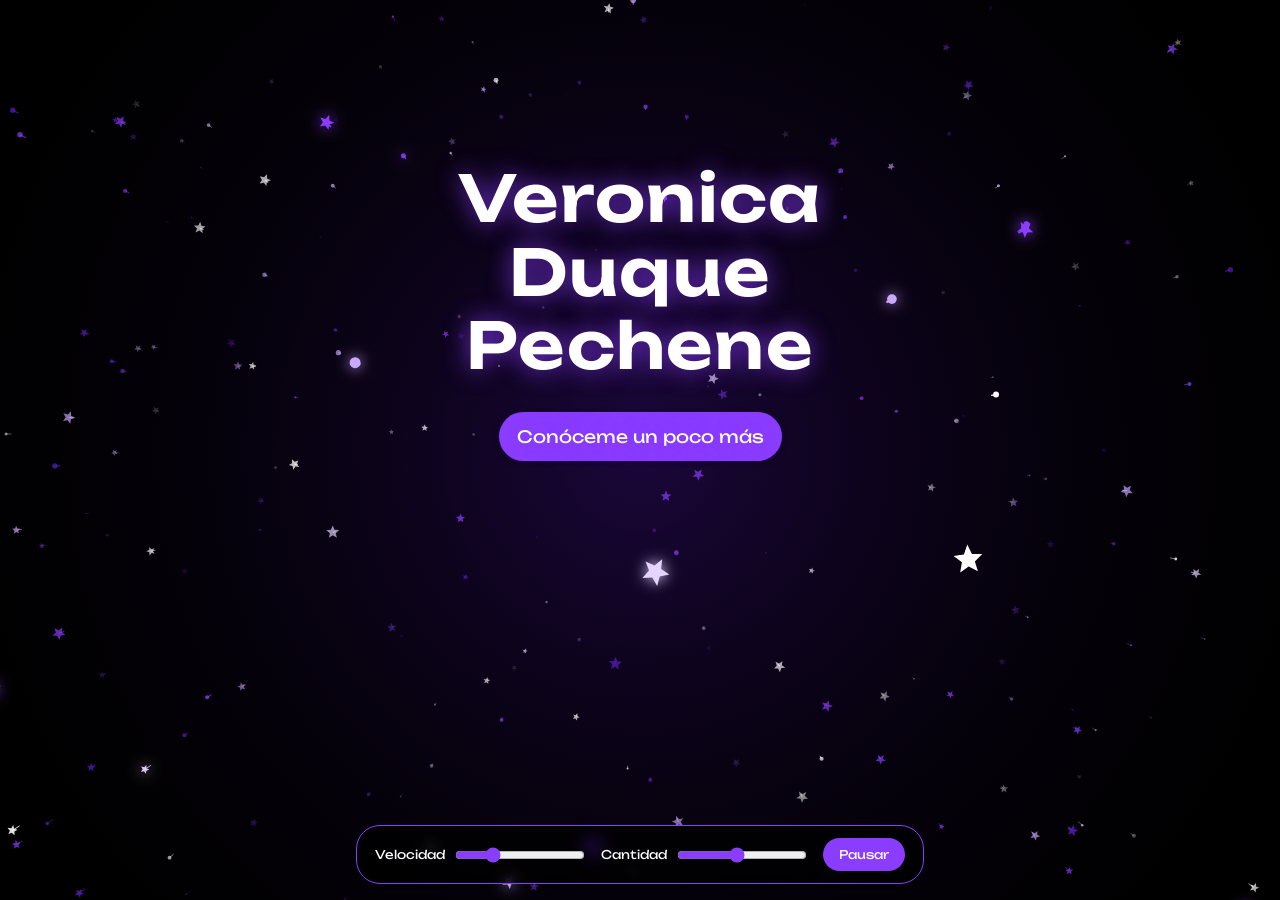
<file: index.html>
<!DOCTYPE html>
<html lang="en">
<head>
    <meta charset="UTF-8">
    <meta name="viewport" content="width=device-width, initial-scale=1.0">
    <link rel="stylesheet" href="style.css">
    <link rel="icon" type="image/png" href="VDP.png">
    <link rel="stylesheet" href="https://fonts.googleapis.com/css2?family=Unbounded:wght@300;600&display=swap">
    <title>Veronica</title>
</head>
<body>
    <canvas id="c" aria-label="Estrellas moradas y blancas volando sobre fondo negro"></canvas>
    <div class="title">Veronica<br>
        <b>Duque</b><br>
        <b>Pechene</b><br>
        <a class="btn-link" href="me/index.html">
    Conóceme un poco más
</a>
    </div>
    <div class="panel">
        <label>Velocidad <input id="speed" type="range" min="0.2" max="4" step="0.1" value="1.2"></label>
        <label>Cantidad <input id="count" type="range" min="60" max="500" step="10" value="260"></label>
        <button id="pause" type="button">Pausar</button>
    </div>
</body>
<script src="main.js"></script>
</html>
</file>
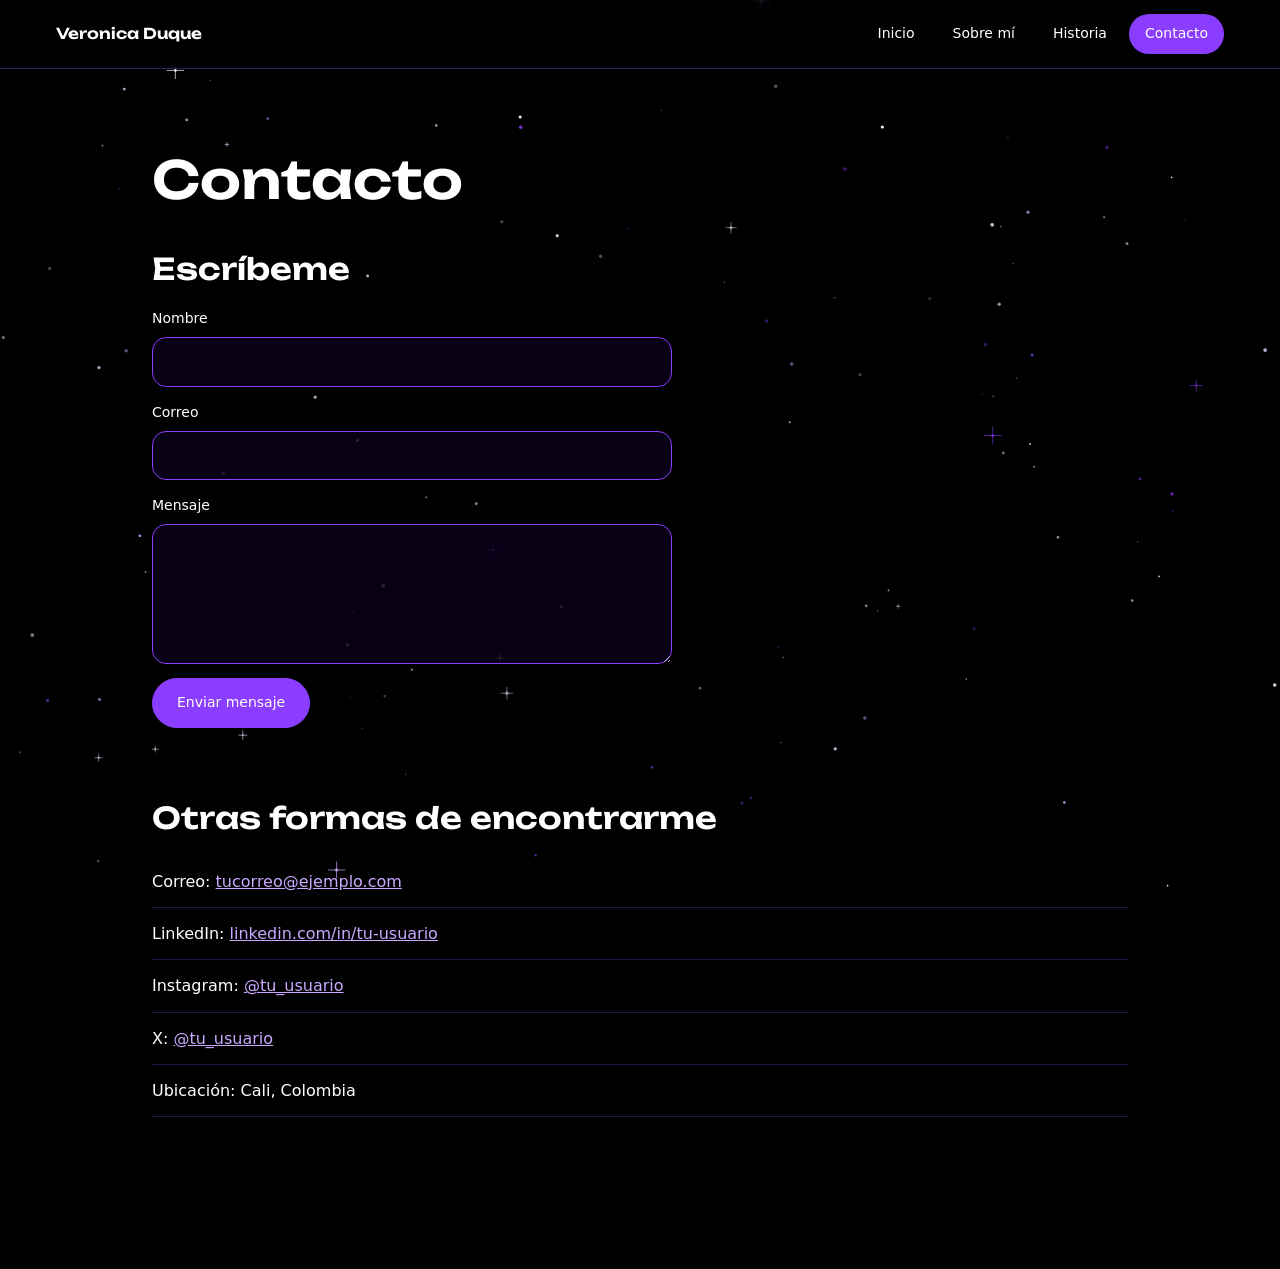
<file: contact/contacto.html>
<!DOCTYPE html>
<html lang="es">
<head>
<meta charset="UTF-8">
<meta name="viewport" content="width=device-width, initial-scale=1.0">
<title>Veronica Duque | Contacto</title>
<link rel="stylesheet" href="style.css">
<link rel="icon" type="image/png" href="../VDP.png">
<link rel="stylesheet" href="https://fonts.googleapis.com/css2?family=Unbounded:wght@300;600&display=swap">
</head>
<body>
<canvas id="sky" aria-hidden="true"></canvas>
<nav>
  <a class="brand" href="index.html">Veronica Duque</a>
  <ul>
    <li><a href="../me/index.html">Inicio</a></li>
    <li><a href="../sobre_mi/sobre-mi.html">Sobre mí</a></li>
    <li><a href="../history/history.html">Historia</a></li>
    <li><a href="../contact/contacto.html" aria-current="page">Contacto</a></li>
  </ul>
</nav>
<main>
  <h1 style="margin-bottom:40px">Contacto</h1>

  <section>
    <h2>Escríbeme</h2>
    <!-- Cambia TU_ID por el de tu formulario en formspree.io, o pon tu propio backend -->
    <form action="https://formspree.io/f/TU_ID" method="POST">
      <label>Nombre <input type="text" name="nombre" required></label>
      <label>Correo <input type="email" name="correo" required></label>
      <label>Mensaje <textarea name="mensaje" required></textarea></label>
      <button class="btn" type="submit">Enviar mensaje</button>
    </form>
  </section>

  <section>
    <h2>Otras formas de encontrarme</h2>
    <ul class="lista">
      <li>Correo: <a href="mailto:tucorreo@ejemplo.com">tucorreo@ejemplo.com</a></li>
      <li>LinkedIn: <a href="https://www.linkedin.com/in/tu-usuario" target="_blank" rel="noopener">linkedin.com/in/tu-usuario</a></li>
      <li>Instagram: <a href="https://www.instagram.com/tu_usuario" target="_blank" rel="noopener">@tu_usuario</a></li>
      <li>X: <a href="https://x.com/tu_usuario" target="_blank" rel="noopener">@tu_usuario</a></li>
      <li>Ubicación: Cali, Colombia</li>
    </ul>
  </section>
</main>
<script src="main.js"></script>
</body>
</html>
</file>
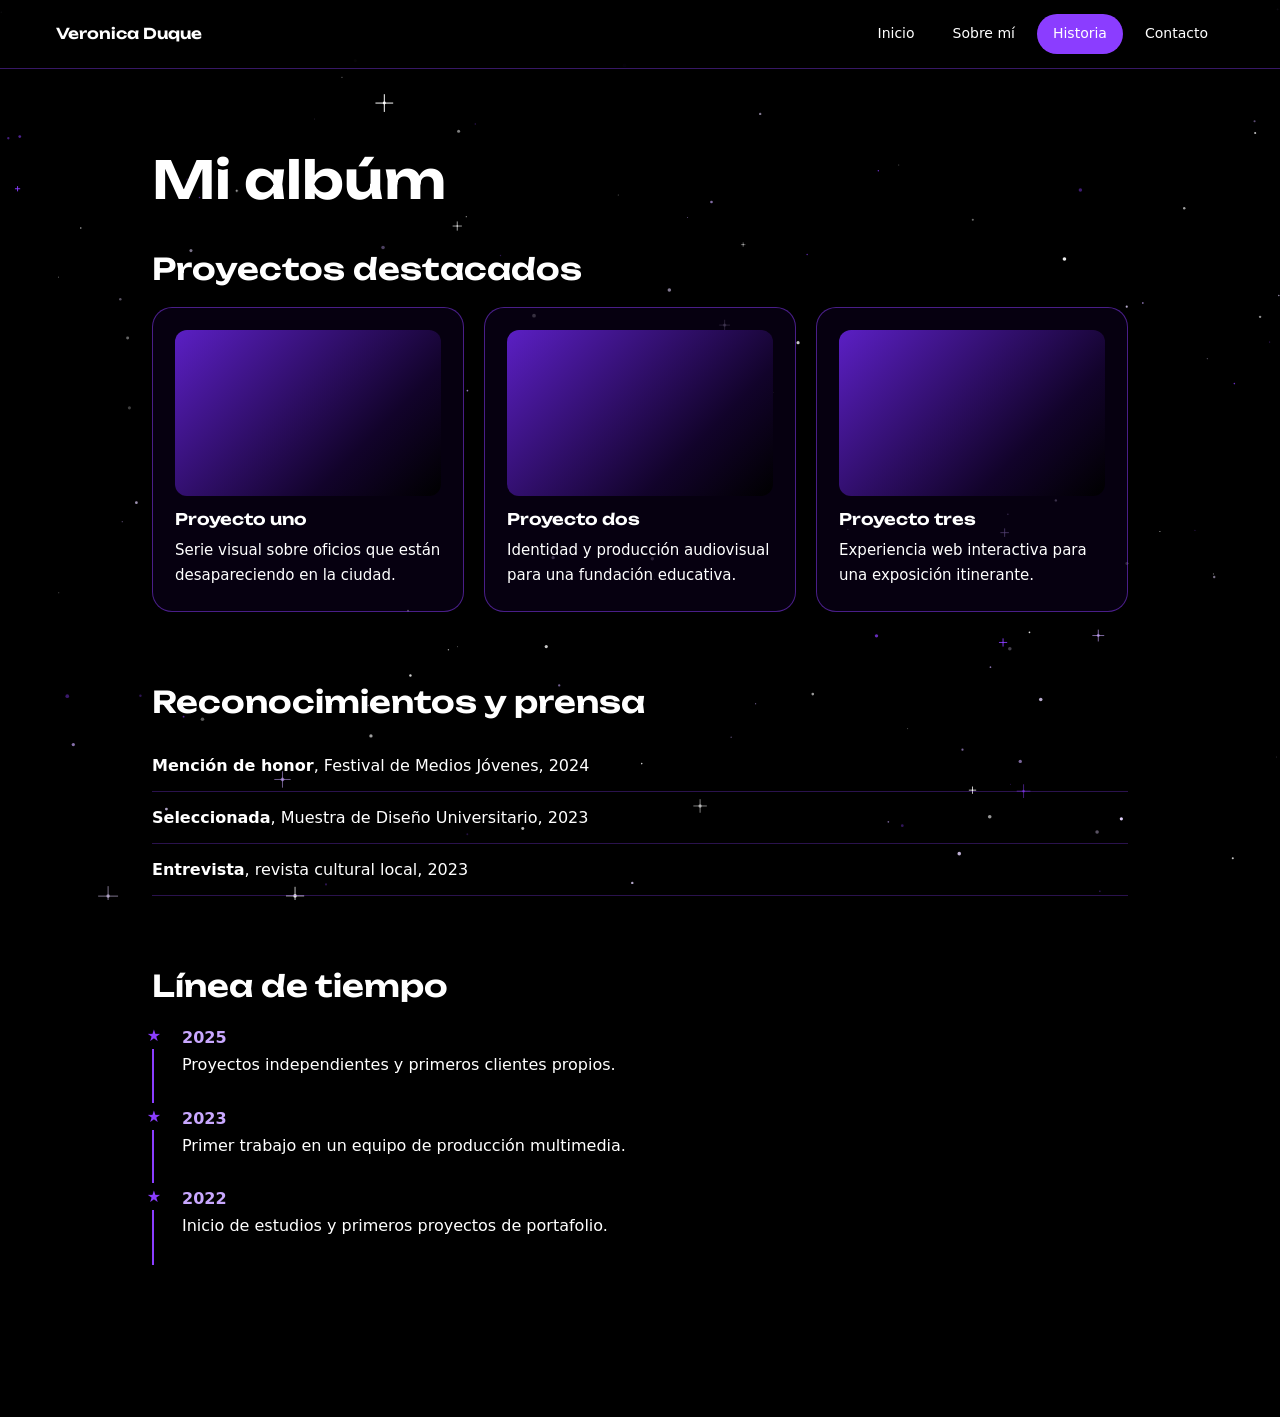
<file: history/history.html>
<!DOCTYPE html>
<html lang="es">
<head>
<meta charset="UTF-8">
<meta name="viewport" content="width=device-width, initial-scale=1.0">
<title>Veronica Duque</title>
<link rel="stylesheet" href="style.css">
<link rel="icon" type="image/png" href="../VDP.png">
<link rel="stylesheet" href="https://fonts.googleapis.com/css2?family=Unbounded:wght@300;600&display=swap">
</head>
<body>
<canvas id="sky" aria-hidden="true"></canvas>
<nav>
  <a class="brand" href="index.html">Veronica Duque</a>
  <ul>
    <li><a href="../me/index.html">Inicio</a></li>
    <li><a href="../sobre_mi/sobre-mi.html">Sobre mí</a></li>
    <li><a href="../history/history.html" aria-current="page">Historia</a></li>
    <li><a href="../contact/contacto.html">Contacto</a></li>
  </ul>
</nav>
<main>
  <h1 style="margin-bottom:40px">Mi albúm</h1>

  <!-- Reemplaza proyectos, premios y fechas por los tuyos -->
  <section>
    <h2>Proyectos destacados</h2>
    <div class="cols">
      <article class="card"><div class="thumb"></div><h3>Proyecto uno</h3><p>Serie visual sobre oficios que están desapareciendo en la ciudad.</p></article>
      <article class="card"><div class="thumb"></div><h3>Proyecto dos</h3><p>Identidad y producción audiovisual para una fundación educativa.</p></article>
      <article class="card"><div class="thumb"></div><h3>Proyecto tres</h3><p>Experiencia web interactiva para una exposición itinerante.</p></article>
    </div>
  </section>

  <section>
    <h2>Reconocimientos y prensa</h2>
    <ul class="lista">
      <li><strong>Mención de honor</strong>, Festival de Medios Jóvenes, 2024</li>
      <li><strong>Seleccionada</strong>, Muestra de Diseño Universitario, 2023</li>
      <li><strong>Entrevista</strong>, revista cultural local, 2023</li>
    </ul>
  </section>

  <section>
    <h2>Línea de tiempo</h2>
    <ol class="linea">
      <li><strong>2025</strong>Proyectos independientes y primeros clientes propios.</li>
      <li><strong>2023</strong>Primer trabajo en un equipo de producción multimedia.</li>
      <li><strong>2022</strong>Inicio de estudios y primeros proyectos de portafolio.</li>
    </ol>
  </section>
</main>
<script src="main.js"></script>
</body>
</html>
</file>
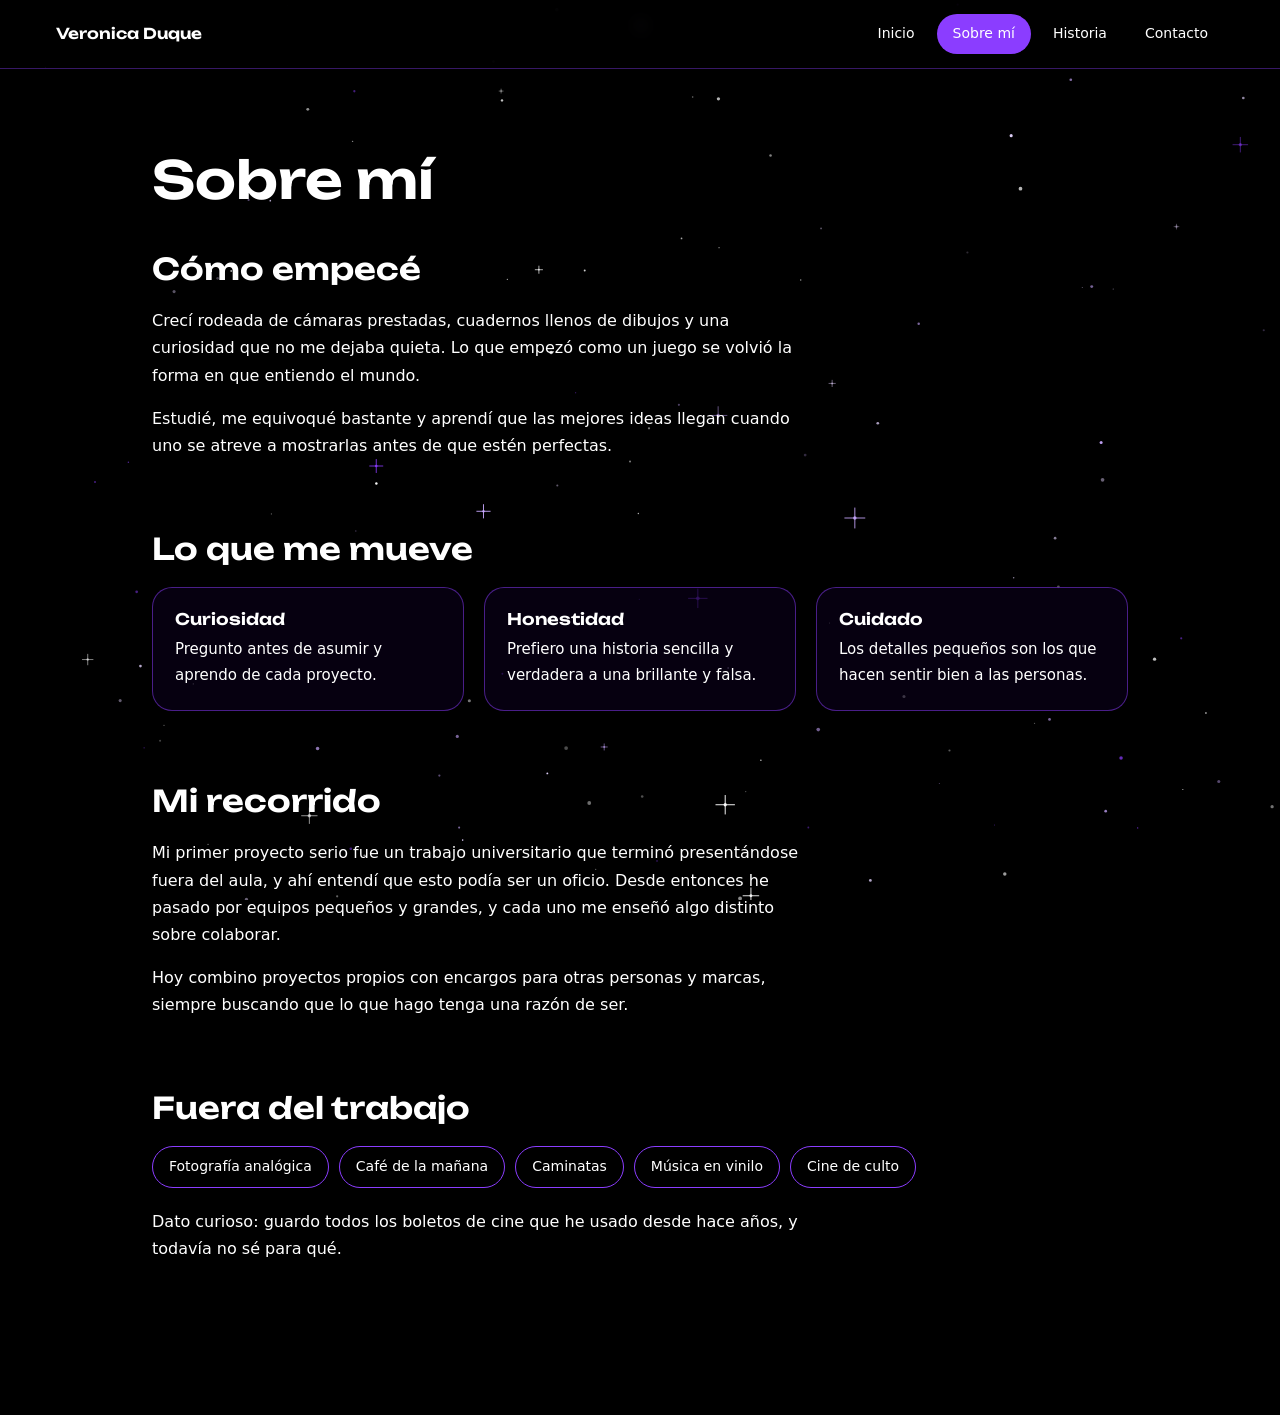
<file: sobre_mi/sobre-mi.html>
<!DOCTYPE html>
<html lang="es">
<head>
<meta charset="UTF-8">
<meta name="viewport" content="width=device-width, initial-scale=1.0">
<title>Veronica Duque | Sobre mí</title>
<link rel="icon" type="image/png" href="../VDP.png">
<link rel="stylesheet" href="style.css">
<link rel="stylesheet" href="https://fonts.googleapis.com/css2?family=Unbounded:wght@300;600&display=swap">
</head>
<body>
<canvas id="sky" aria-hidden="true"></canvas>
<nav>
  <a class="brand" href="index.html">Veronica Duque</a>
  <ul>
    <li><a href="../me/index.html">Inicio</a></li>
    <li><a href="../sobre_mi/sobre-mi.html" aria-current="page">Sobre mí</a></li>
    <li><a href="../history/history.html">Historia</a></li>
    <li><a href="../contact/contacto.html">Contacto</a></li>
  </ul>
</nav>
<main>
  <h1 style="margin-bottom:40px">Sobre mí</h1>

  <!-- Reemplaza todo este texto por tu historia real -->
  <section>
    <h2>Cómo empecé</h2>
    <p>Crecí rodeada de cámaras prestadas, cuadernos llenos de dibujos y una curiosidad que no me dejaba quieta. Lo que empezó como un juego se volvió la forma en que entiendo el mundo.</p>
    <p>Estudié, me equivoqué bastante y aprendí que las mejores ideas llegan cuando uno se atreve a mostrarlas antes de que estén perfectas.</p>
  </section>

  <section>
    <h2>Lo que me mueve</h2>
    <div class="cols">
      <div class="card"><h3>Curiosidad</h3><p>Pregunto antes de asumir y aprendo de cada proyecto.</p></div>
      <div class="card"><h3>Honestidad</h3><p>Prefiero una historia sencilla y verdadera a una brillante y falsa.</p></div>
      <div class="card"><h3>Cuidado</h3><p>Los detalles pequeños son los que hacen sentir bien a las personas.</p></div>
    </div>
  </section>

  <section>
    <h2>Mi recorrido</h2>
    <p>Mi primer proyecto serio fue un trabajo universitario que terminó presentándose fuera del aula, y ahí entendí que esto podía ser un oficio. Desde entonces he pasado por equipos pequeños y grandes, y cada uno me enseñó algo distinto sobre colaborar.</p>
    <p>Hoy combino proyectos propios con encargos para otras personas y marcas, siempre buscando que lo que hago tenga una razón de ser.</p>
  </section>

  <section>
    <h2>Fuera del trabajo</h2>
    <ul class="chips">
      <li>Fotografía analógica</li>
      <li>Café de la mañana</li>
      <li>Caminatas</li>
      <li>Música en vinilo</li>
      <li>Cine de culto</li>
    </ul>
    <p>Dato curioso: guardo todos los boletos de cine que he usado desde hace años, y todavía no sé para qué.</p>
  </section>
</main>
<script src="main.js"></script>
</body>
</html>
</file>
<file: style.css>
:root {
  color-scheme: dark;
  box-sizing: border-box;

  --black: #000;
  --white: #fff;
  --purple: #8b3dff;
  --lilac: #c9a8ff;
  --deep: #2a0a5e;
}

*,
*::before,
*::after {
  box-sizing: border-box;
}

html {
  min-height: 100%;
  scroll-padding-top: env(safe-area-inset-top, 0px);
}

body {
  margin: 0;
  min-height: 100vh;
  min-height: 100dvh;
  background: var(--black);
  color: var(--white);
  font-family: "Unbounded", "Segoe UI", system-ui, sans-serif;
  overflow: hidden;
}

canvas {
  position: fixed;
  inset: 0;
  width: 100%;
  height: 100%;
  display: block;
  z-index: 0;
}

.title {
  position: fixed;
  z-index: 1;

  left: 50%;
  top: max(60px, calc(18vh + env(safe-area-inset-top, 0px)));
  transform: translateX(-50%);

  width: calc(100% - 32px);
  max-width: 700px;

  font-weight: 600;
  font-size: clamp(32px, 6vw, 64px);
  text-align: center;
  letter-spacing: 0.02em;
  line-height: 1.15;
  text-shadow: 0 0 24px rgba(139, 61, 255, 0.8);
  pointer-events: none;
}

.title b {
  font-weight: 600;
}

.title a {
  display: inline-block;
  margin-top: 28px;
  max-width: 100%;

  color: var(--white);
  background: var(--purple);
  padding: 12px 18px;
  border-radius: 999px;

  font-family: inherit;
  font-size: clamp(12px, 2vw, 17px);
  font-weight: 400;
  line-height: 1.5;
  letter-spacing: 0;
  text-decoration: none;
  overflow-wrap: anywhere;

  pointer-events: auto;
}

.title a:hover {
  background: #a066ff;
}

.panel {
  position: fixed;
  z-index: 2;

  left: 50%;
  bottom: calc(16px + env(safe-area-inset-bottom, 0px));
  transform: translateX(-50%);

  display: flex;
  align-items: center;
  justify-content: center;
  flex-wrap: wrap;
  gap: 14px;

  width: max-content;
  max-width: calc(100% - 24px);
  padding: 12px 18px;

  border: 1px solid var(--purple);
  border-radius: 24px;
  background: rgba(0, 0, 0, 0.78);
  backdrop-filter: blur(6px);

  font-size: 12px;
}

.panel label {
  display: flex;
  align-items: center;
  justify-content: space-between;
  gap: 8px;
}

input[type="range"] {
  accent-color: var(--purple);
  width: clamp(75px, 12vw, 130px);
  max-width: 100%;
}

button {
  font: inherit;
  color: var(--white);
  background: var(--purple);
  border: 0;
  border-radius: 999px;
  padding: 9px 16px;
  cursor: pointer;
}

button:hover {
  background: #a066ff;
}

button:focus-visible,
input:focus-visible,
a:focus-visible {
  outline: 2px solid var(--white);
  outline-offset: 3px;
}

/* Celulares */
@media (max-width: 600px) {
  .title {
    top: max(70px, calc(14vh + env(safe-area-inset-top, 0px)));
    font-size: clamp(30px, 9vw, 48px);
    width: calc(100% - 24px);
  }

  .title a {
    margin-top: 22px;
    font-size: 12px;
    padding: 11px 14px;
  }

  .panel {
    width: calc(100% - 24px);
    max-width: 360px;
    gap: 12px;
    padding: 14px;
    border-radius: 20px;
    font-size: 11px;
  }

  .panel label {
    width: 100%;
  }

  input[type="range"] {
    width: 45%;
  }
}

/* Pantallas muy pequeñas o con poca altura */
@media (max-width: 360px), (max-height: 500px) {
  .title {
    top: 35px;
    font-size: clamp(26px, 8vw, 36px);
  }

  .title a {
    margin-top: 12px;
  }

  .panel {
    gap: 8px;
    padding: 10px;
    bottom: calc(8px + env(safe-area-inset-bottom, 0px));
  }
}
</file>
<file: contact/style.css>
:root{--black:#000;--white:#fff;--purple:#8b3dff;--lilac:#c9a8ff;color-scheme:dark}
*,*::before,*::after{box-sizing:border-box}
html{background:var(--black);scroll-behavior:smooth}
body{margin:0;min-height:100vh;color:var(--white);font:16px/1.7 system-ui,"Segoe UI",sans-serif}
#sky{position:fixed;inset:0;width:100%;height:100%;z-index:-1}
h1,h2,h3,.brand{font-family:"Unbounded","Segoe UI",system-ui,sans-serif;line-height:1.2;margin:0}
a{color:var(--lilac)}
p{margin:0 0 16px;max-width:65ch}

nav{position:sticky;top:0;z-index:10;display:flex;justify-content:space-between;align-items:center;flex-wrap:wrap;gap:8px 20px;padding:14px clamp(16px,5vw,56px);background:rgba(0,0,0,.72);backdrop-filter:blur(8px);border-bottom:1px solid rgba(139,61,255,.4)}
.brand{color:var(--white);text-decoration:none;font-weight:600;font-size:15px}
nav ul{display:flex;flex-wrap:wrap;gap:6px;list-style:none;margin:0;padding:0}
nav li a{display:block;padding:8px 16px;border-radius:999px;color:var(--white);text-decoration:none;font-size:14px}
nav li a:hover{background:rgba(139,61,255,.28)}
nav li a[aria-current]{background:var(--purple)}

main{max-width:1040px;margin:0 auto;padding:clamp(32px,7vw,80px) clamp(16px,5vw,32px)}
section{margin-bottom:clamp(40px,7vw,72px)}
h1{font-size:clamp(28px,5vw,52px);font-weight:600}
h1 span{display:block;font-weight:300;margin-top:6px}
h2{font-size:clamp(20px,3.4vw,30px);font-weight:600;margin-bottom:20px}
h3{font-size:16px;font-weight:600;margin-bottom:8px}

.btn{display:inline-block;padding:12px 24px;border-radius:999px;background:var(--purple);color:var(--white);text-decoration:none;font:inherit;font-size:14px;border:1px solid var(--purple);cursor:pointer}
.btn:hover{background:#a066ff}
.btn.ghost{background:transparent}
.btn.ghost:hover{background:rgba(139,61,255,.25)}
.btn:focus-visible,input:focus-visible,textarea:focus-visible,a:focus-visible{outline:2px solid var(--white);outline-offset:3px}
.acciones{display:flex;flex-wrap:wrap;gap:12px;margin-top:28px}

.hero{display:grid;grid-template-columns:1.1fr .9fr;gap:clamp(24px,5vw,64px);align-items:center;min-height:calc(100vh - 160px)}
.hero p{margin-top:20px;font-size:18px}
.foto{aspect-ratio:4/5;border-radius:28px;border:1px solid var(--purple);box-shadow:0 0 70px rgba(139,61,255,.45);background:url(img/foto.jpg) center/cover,radial-gradient(circle at 30% 20%,#5b1fc4,#12032b 60%,#000)}

.cols{display:grid;grid-template-columns:repeat(auto-fit,minmax(240px,1fr));gap:20px}
.card{border:1px solid rgba(139,61,255,.5);border-radius:20px;padding:22px;background:rgba(10,0,25,.65)}
.card p{margin:0;font-size:15px}
.thumb{aspect-ratio:16/10;border-radius:12px;margin-bottom:14px;background:linear-gradient(135deg,#5b1fc4,#12032b 70%,#000)}
.chips{display:flex;flex-wrap:wrap;gap:10px;list-style:none;margin:0 0 20px;padding:0}
.chips li{padding:8px 16px;border:1px solid var(--purple);border-radius:999px;font-size:14px}
.lista{list-style:none;margin:0;padding:0}
.lista li{padding:12px 0;border-bottom:1px solid rgba(139,61,255,.3)}

.linea{list-style:none;margin:0;padding:0 0 0 28px;border-left:2px solid var(--purple)}
.linea li{position:relative;padding-bottom:26px}
.linea li::before{content:"\2605";position:absolute;left:-39px;top:-2px;width:22px;text-align:center;color:var(--purple);background:var(--black)}
.linea strong{display:block;color:var(--lilac)}

form{display:grid;gap:14px;max-width:520px}
label{display:grid;gap:6px;font-size:14px}
input,textarea{font:inherit;color:var(--white);background:rgba(10,0,25,.8);border:1px solid var(--purple);border-radius:14px;padding:12px 14px}
textarea{min-height:140px;resize:vertical}
form .btn{justify-self:start}

@media (max-width:760px){.hero{grid-template-columns:1fr;min-height:0}.foto{order:-1;max-width:360px}}
</file>
<file: history/style.css>
:root{--black:#000;--white:#fff;--purple:#8b3dff;--lilac:#c9a8ff;color-scheme:dark}
*,*::before,*::after{box-sizing:border-box}
html{background:var(--black);scroll-behavior:smooth}
body{margin:0;min-height:100vh;color:var(--white);font:16px/1.7 system-ui,"Segoe UI",sans-serif}
#sky{position:fixed;inset:0;width:100%;height:100%;z-index:-1}
h1,h2,h3,.brand{font-family:"Unbounded","Segoe UI",system-ui,sans-serif;line-height:1.2;margin:0}
a{color:var(--lilac)}
p{margin:0 0 16px;max-width:65ch}

nav{position:sticky;top:0;z-index:10;display:flex;justify-content:space-between;align-items:center;flex-wrap:wrap;gap:8px 20px;padding:14px clamp(16px,5vw,56px);background:rgba(0,0,0,.72);backdrop-filter:blur(8px);border-bottom:1px solid rgba(139,61,255,.4)}
.brand{color:var(--white);text-decoration:none;font-weight:600;font-size:15px}
nav ul{display:flex;flex-wrap:wrap;gap:6px;list-style:none;margin:0;padding:0}
nav li a{display:block;padding:8px 16px;border-radius:999px;color:var(--white);text-decoration:none;font-size:14px}
nav li a:hover{background:rgba(139,61,255,.28)}
nav li a[aria-current]{background:var(--purple)}

main{max-width:1040px;margin:0 auto;padding:clamp(32px,7vw,80px) clamp(16px,5vw,32px)}
section{margin-bottom:clamp(40px,7vw,72px)}
h1{font-size:clamp(28px,5vw,52px);font-weight:600}
h1 span{display:block;font-weight:300;margin-top:6px}
h2{font-size:clamp(20px,3.4vw,30px);font-weight:600;margin-bottom:20px}
h3{font-size:16px;font-weight:600;margin-bottom:8px}

.btn{display:inline-block;padding:12px 24px;border-radius:999px;background:var(--purple);color:var(--white);text-decoration:none;font:inherit;font-size:14px;border:1px solid var(--purple);cursor:pointer}
.btn:hover{background:#a066ff}
.btn.ghost{background:transparent}
.btn.ghost:hover{background:rgba(139,61,255,.25)}
.btn:focus-visible,input:focus-visible,textarea:focus-visible,a:focus-visible{outline:2px solid var(--white);outline-offset:3px}
.acciones{display:flex;flex-wrap:wrap;gap:12px;margin-top:28px}

.hero{display:grid;grid-template-columns:1.1fr .9fr;gap:clamp(24px,5vw,64px);align-items:center;min-height:calc(100vh - 160px)}
.hero p{margin-top:20px;font-size:18px}
.foto{aspect-ratio:4/5;border-radius:28px;border:1px solid var(--purple);box-shadow:0 0 70px rgba(139,61,255,.45);background:url(img/foto.jpg) center/cover,radial-gradient(circle at 30% 20%,#5b1fc4,#12032b 60%,#000)}

.cols{display:grid;grid-template-columns:repeat(auto-fit,minmax(240px,1fr));gap:20px}
.card{border:1px solid rgba(139,61,255,.5);border-radius:20px;padding:22px;background:rgba(10,0,25,.65)}
.card p{margin:0;font-size:15px}
.thumb{aspect-ratio:16/10;border-radius:12px;margin-bottom:14px;background:linear-gradient(135deg,#5b1fc4,#12032b 70%,#000)}
.chips{display:flex;flex-wrap:wrap;gap:10px;list-style:none;margin:0 0 20px;padding:0}
.chips li{padding:8px 16px;border:1px solid var(--purple);border-radius:999px;font-size:14px}
.lista{list-style:none;margin:0;padding:0}
.lista li{padding:12px 0;border-bottom:1px solid rgba(139,61,255,.3)}

.linea{list-style:none;margin:0;padding:0 0 0 28px;border-left:2px solid var(--purple)}
.linea li{position:relative;padding-bottom:26px}
.linea li::before{content:"\2605";position:absolute;left:-39px;top:-2px;width:22px;text-align:center;color:var(--purple);background:var(--black)}
.linea strong{display:block;color:var(--lilac)}

form{display:grid;gap:14px;max-width:520px}
label{display:grid;gap:6px;font-size:14px}
input,textarea{font:inherit;color:var(--white);background:rgba(10,0,25,.8);border:1px solid var(--purple);border-radius:14px;padding:12px 14px}
textarea{min-height:140px;resize:vertical}
form .btn{justify-self:start}


@media (max-width:760px){.hero{grid-template-columns:1fr;min-height:0}.foto{order:-1;max-width:360px}}
</file>
<file: sobre_mi/style.css>
:root{--black:#000;--white:#fff;--purple:#8b3dff;--lilac:#c9a8ff;color-scheme:dark}
*,*::before,*::after{box-sizing:border-box}
html{background:var(--black);scroll-behavior:smooth}
body{margin:0;min-height:100vh;color:var(--white);font:16px/1.7 system-ui,"Segoe UI",sans-serif}
#sky{position:fixed;inset:0;width:100%;height:100%;z-index:-1}
h1,h2,h3,.brand{font-family:"Unbounded","Segoe UI",system-ui,sans-serif;line-height:1.2;margin:0}
a{color:var(--lilac)}
p{margin:0 0 16px;max-width:65ch}

nav{position:sticky;top:0;z-index:10;display:flex;justify-content:space-between;align-items:center;flex-wrap:wrap;gap:8px 20px;padding:14px clamp(16px,5vw,56px);background:rgba(0,0,0,.72);backdrop-filter:blur(8px);border-bottom:1px solid rgba(139,61,255,.4)}
.brand{color:var(--white);text-decoration:none;font-weight:600;font-size:15px}
nav ul{display:flex;flex-wrap:wrap;gap:6px;list-style:none;margin:0;padding:0}
nav li a{display:block;padding:8px 16px;border-radius:999px;color:var(--white);text-decoration:none;font-size:14px}
nav li a:hover{background:rgba(139,61,255,.28)}
nav li a[aria-current]{background:var(--purple)}

main{max-width:1040px;margin:0 auto;padding:clamp(32px,7vw,80px) clamp(16px,5vw,32px)}
section{margin-bottom:clamp(40px,7vw,72px)}
h1{font-size:clamp(28px,5vw,52px);font-weight:600}
h1 span{display:block;font-weight:300;margin-top:6px}
h2{font-size:clamp(20px,3.4vw,30px);font-weight:600;margin-bottom:20px}
h3{font-size:16px;font-weight:600;margin-bottom:8px}

.btn{display:inline-block;padding:12px 24px;border-radius:999px;background:var(--purple);color:var(--white);text-decoration:none;font:inherit;font-size:14px;border:1px solid var(--purple);cursor:pointer}
.btn:hover{background:#a066ff}
.btn.ghost{background:transparent}
.btn.ghost:hover{background:rgba(139,61,255,.25)}
.btn:focus-visible,input:focus-visible,textarea:focus-visible,a:focus-visible{outline:2px solid var(--white);outline-offset:3px}
.acciones{display:flex;flex-wrap:wrap;gap:12px;margin-top:28px}

.hero{display:grid;grid-template-columns:1.1fr .9fr;gap:clamp(24px,5vw,64px);align-items:center;min-height:calc(100vh - 160px)}
.hero p{margin-top:20px;font-size:18px}
.foto{aspect-ratio:4/5;border-radius:28px;border:1px solid var(--purple);box-shadow:0 0 70px rgba(139,61,255,.45);background:url(img/foto.jpg) center/cover,radial-gradient(circle at 30% 20%,#5b1fc4,#12032b 60%,#000)}

.cols{display:grid;grid-template-columns:repeat(auto-fit,minmax(240px,1fr));gap:20px}
.card{border:1px solid rgba(139,61,255,.5);border-radius:20px;padding:22px;background:rgba(10,0,25,.65)}
.card p{margin:0;font-size:15px}
.thumb{aspect-ratio:16/10;border-radius:12px;margin-bottom:14px;background:linear-gradient(135deg,#5b1fc4,#12032b 70%,#000)}
.chips{display:flex;flex-wrap:wrap;gap:10px;list-style:none;margin:0 0 20px;padding:0}
.chips li{padding:8px 16px;border:1px solid var(--purple);border-radius:999px;font-size:14px}
.lista{list-style:none;margin:0;padding:0}
.lista li{padding:12px 0;border-bottom:1px solid rgba(139,61,255,.3)}

.linea{list-style:none;margin:0;padding:0 0 0 28px;border-left:2px solid var(--purple)}
.linea li{position:relative;padding-bottom:26px}
.linea li::before{content:"\2605";position:absolute;left:-39px;top:-2px;width:22px;text-align:center;color:var(--purple);background:var(--black)}
.linea strong{display:block;color:var(--lilac)}

form{display:grid;gap:14px;max-width:520px}
label{display:grid;gap:6px;font-size:14px}
input,textarea{font:inherit;color:var(--white);background:rgba(10,0,25,.8);border:1px solid var(--purple);border-radius:14px;padding:12px 14px}
textarea{min-height:140px;resize:vertical}
form .btn{justify-self:start}

@media (max-width:760px){.hero{grid-template-columns:1fr;min-height:0}.foto{order:-1;max-width:360px}}
</file>
